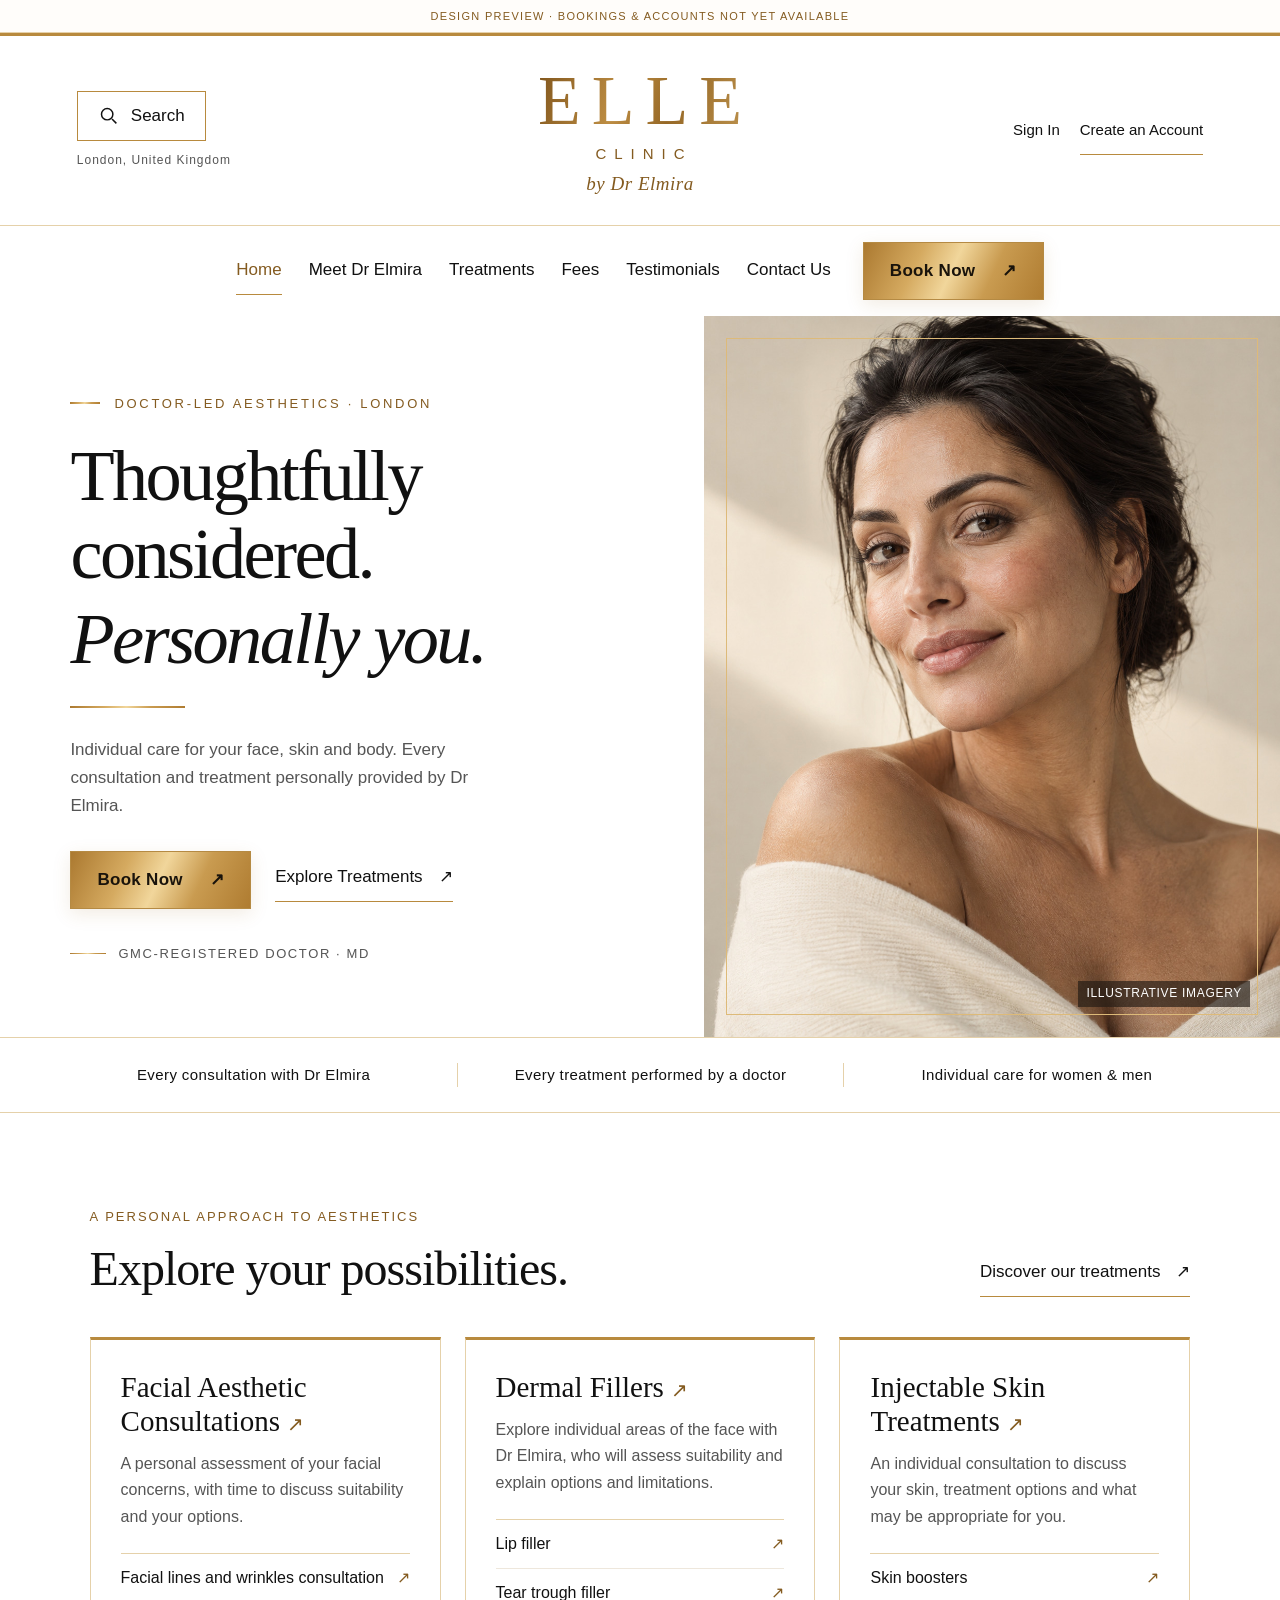
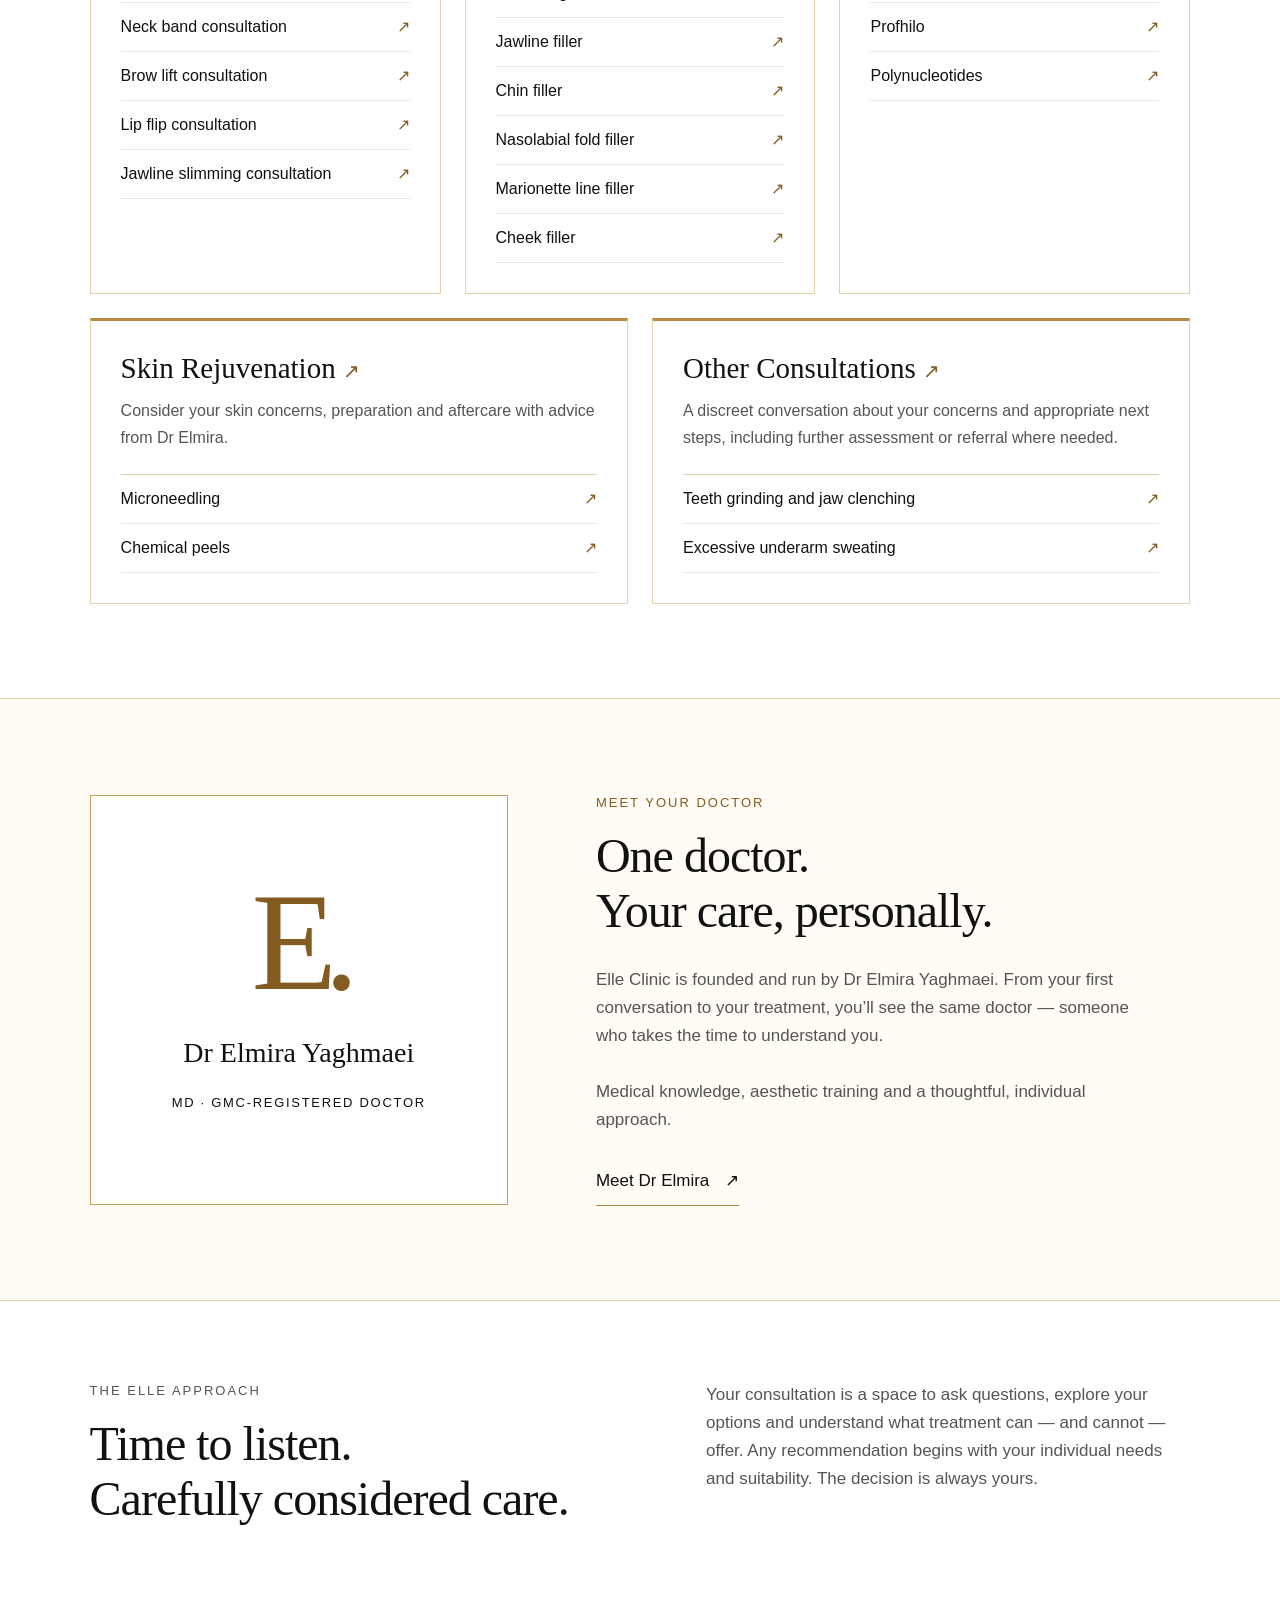
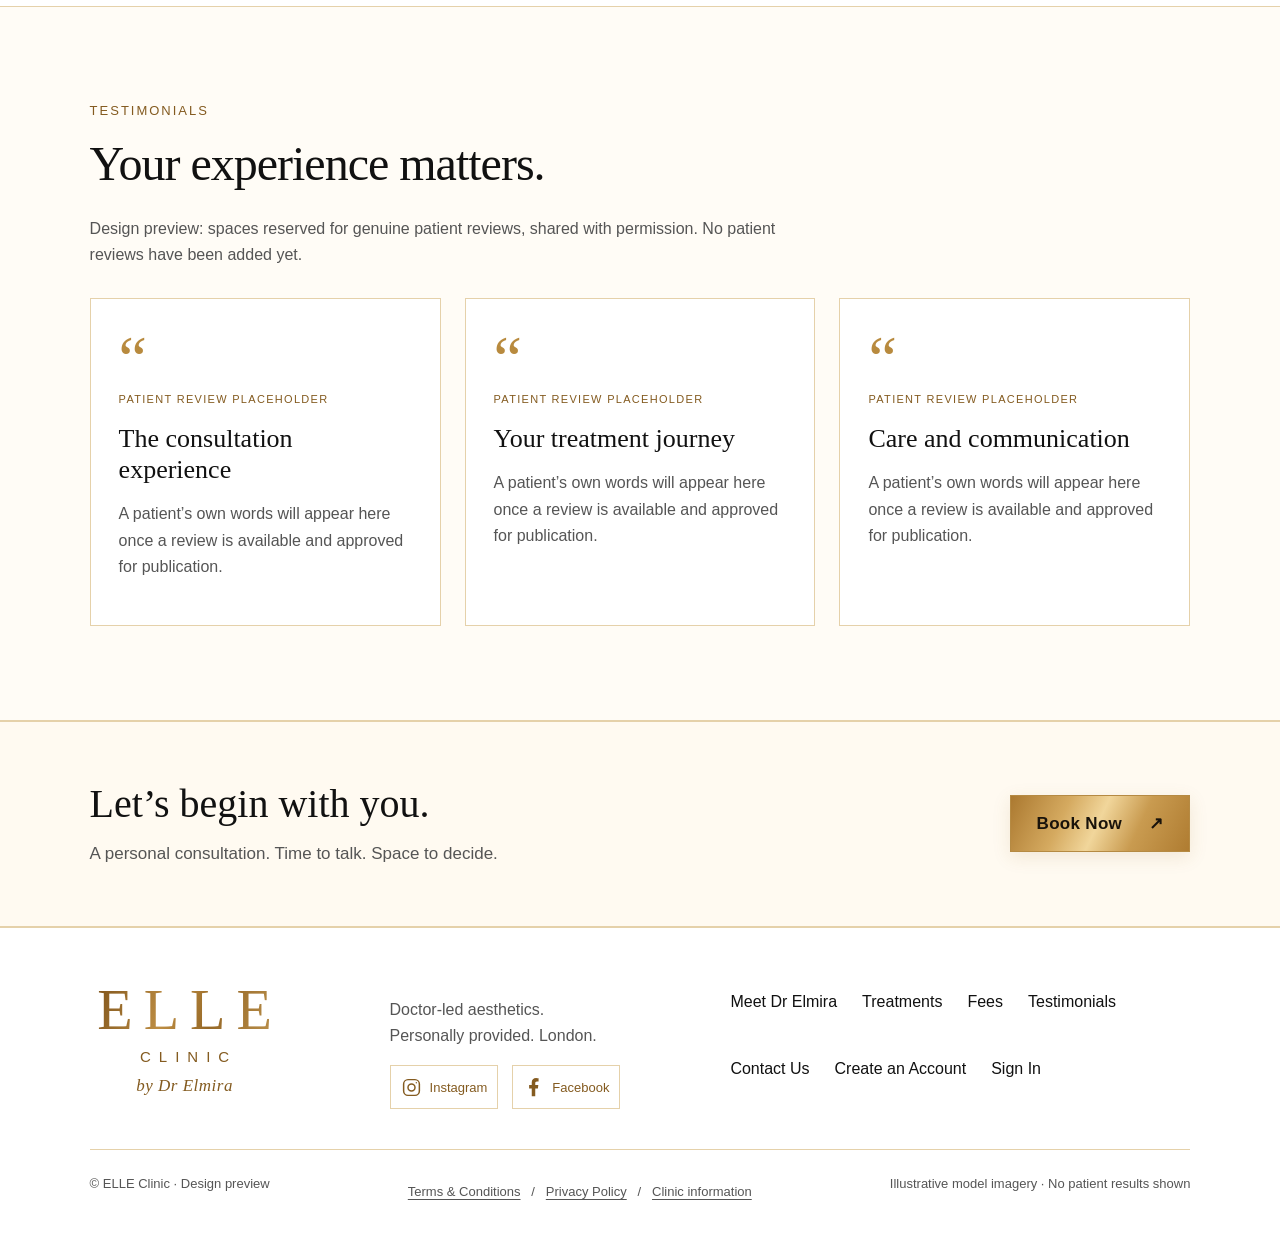
<file: index.html>
<!doctype html>
<html lang="en-GB"><head><meta charset="utf-8"><meta name="viewport" content="width=device-width,initial-scale=1"><meta name="robots" content="noindex,nofollow"><meta name="description" content="Elle Clinic by Dr Elmira — London aesthetics clinic design preview."><title>Elle Clinic | By Dr Elmira</title><link rel="icon" href="assets/favicon.svg" type="image/svg+xml"><link rel="stylesheet" href="styles.css"></head>
<body>
<a class="skip" href="#main">Skip to content</a><div class="topbar">DESIGN PREVIEW · BOOKINGS &amp; ACCOUNTS NOT YET AVAILABLE</div>
<header class="site-header">
  <div class="masthead">
    <div class="masthead-search"><button class="search-button" data-search aria-haspopup="dialog"><svg viewBox="0 0 24 24" fill="none" stroke="currentColor" stroke-width="1.7" aria-hidden="true"><circle cx="10.5" cy="10.5" r="6.5"/><path d="m16 16 5 5"/></svg>Search</button><span class="location-label">London, United Kingdom</span></div>
    <a href="#home" class="logo" aria-label="Elle Clinic by Dr Elmira — home"><b>ELLE</b><span>CLINIC</span><small>by Dr Elmira</small></a>
    <div class="account-links"><a href="#signin">Sign In</a><a class="account-create" href="#create-account">Create an Account</a></div>
  </div>
  <div class="navigation-row"><button class="menu-toggle" aria-controls="navigation" aria-expanded="false">Menu</button><nav class="nav" id="navigation" aria-label="Main navigation"><a href="#home" data-nav="home">Home</a><a href="#doctor" data-nav="doctor">Meet Dr Elmira</a><a href="#treatments" data-nav="treatments">Treatments</a><a href="#fees" data-nav="fees">Fees</a><a href="#testimonials" data-nav="testimonials">Testimonials</a><a href="#contact" data-nav="contact">Contact Us</a></nav><button class="btn" data-book aria-haspopup="dialog">Book Now <span aria-hidden="true">↗</span></button></div>
</header>
<main id="main" tabindex="-1"></main>
<footer class="footer"><div class="footer-main"><a href="#home" class="logo" aria-label="Elle Clinic by Dr Elmira — home"><b>ELLE</b><span>CLINIC</span><small>by Dr Elmira</small></a><div><p>Doctor-led aesthetics.<br>Personally provided. London.</p><div class="social-links" aria-label="Social profiles — links pending"><button type="button" data-social="Instagram" aria-label="Instagram — profile link pending" title="Instagram profile link pending"><svg viewBox="0 0 24 24" fill="none" stroke="currentColor" stroke-width="1.7" aria-hidden="true"><rect x="3" y="3" width="18" height="18" rx="5"/><circle cx="12" cy="12" r="4"/><circle cx="17.5" cy="6.5" r=".8" fill="currentColor" stroke="none"/></svg><span>Instagram</span></button><button type="button" data-social="Facebook" aria-label="Facebook — profile link pending" title="Facebook profile link pending"><svg viewBox="0 0 24 24" fill="currentColor" aria-hidden="true"><path d="M14 22v-9h3l.5-4H14V7c0-1.2.4-2 2-2h1.8V1.4A22 22 0 0 0 15 1c-3 0-5 1.8-5 5v3H7v4h3v9z"/></svg><span>Facebook</span></button></div></div><div class="footer-links"><a href="#doctor">Meet Dr Elmira</a><a href="#treatments">Treatments</a><a href="#fees">Fees</a><a href="#testimonials">Testimonials</a><a href="#contact">Contact Us</a><a href="#create-account">Create an Account</a><a href="#signin">Sign In</a></div></div><div class="footer-bottom"><span>© ELLE Clinic · Design preview</span><span><a href="#terms">Terms &amp; Conditions</a> &nbsp; / &nbsp; <a href="#privacy">Privacy Policy</a> &nbsp; / &nbsp; <a href="#information">Clinic information</a></span><span>Illustrative model imagery · No patient results shown</span></div></footer>
<dialog id="booking" aria-labelledby="booking-title"><button class="close" data-close aria-label="Close booking preview">×</button><p class="eyebrow">Elle Clinic · By Dr Elmira</p><h2 id="booking-title">Your consultation starts here.</h2><p>This is a design preview. Appointments cannot be booked yet.</p><p>Online booking will be connected once the clinic details and booking service are ready.</p><button class="btn" data-close>Continue exploring <span aria-hidden="true">→</span></button></dialog>
<dialog id="site-search" class="search-dialog" aria-labelledby="search-title"><button class="close" data-close aria-label="Close search">×</button><p class="eyebrow">Explore ELLE Clinic</p><h2 id="search-title">What can we help you find?</h2><form id="search-form" role="search"><label for="search-input">Search treatments and information</label><div class="search-field"><input id="search-input" type="search" placeholder="Try Profhilo, lip filler or opening hours" autocomplete="off" maxlength="120"><button class="btn" type="submit">Search</button></div></form><p id="search-count" role="status" aria-live="polite"></p><div id="search-results"></div></dialog>
<dialog id="social-preview" aria-labelledby="social-title"><button class="close" data-close aria-label="Close social profile preview">×</button><h2 id="social-title">Social profile</h2><p>The profile link has not been added yet.</p><button class="btn" data-close>Back to the website</button></dialog>
<noscript><p style="padding:40px">Please enable JavaScript to explore this local website preview.</p></noscript><script src="app.js"></script>
</body></html>
</file>
<file: styles.css>
:root{--cream:#f7f3ed;--paper:#fffcf8;--ink:#342922;--muted:#72655d;--rose:#a26860;--blush:#ebd7ce;--line:#d9cdc2;--serif:Georgia,'Times New Roman',serif}*{box-sizing:border-box}html{scroll-behavior:smooth}body{margin:0;background:var(--cream);color:var(--ink);font-family:Arial,Helvetica,sans-serif;font-size:16px;line-height:1.65}button,a{-webkit-tap-highlight-color:transparent}a{color:inherit;text-decoration:none}button,input{font:inherit}button{cursor:pointer}a:focus-visible,button:focus-visible,summary:focus-visible{outline:2px solid var(--rose);outline-offset:6px}button{color:inherit}.skip{position:fixed;top:-100px;left:20px;z-index:100;background:white;padding:12px}.skip:focus{top:10px}.topbar{padding:7px 20px;text-align:center;background:var(--ink);color:var(--cream);font-size:12px;letter-spacing:1.3px}.header{min-height:112px;padding:20px 5.5%;display:flex;align-items:center;justify-content:space-between;gap:30px;background:var(--cream);border-bottom:1px solid var(--line)}.logo{display:flex;flex-direction:column;align-items:center;width:155px;line-height:1}.logo b{font:42px/1 var(--serif);letter-spacing:8px;margin-right:-8px;font-weight:400}.logo span{font-size:11px;letter-spacing:5px;margin:8px 0 7px;padding-left:5px}.logo small{font:italic 12px var(--serif);letter-spacing:.5px}.nav{display:flex;align-items:center;gap:30px;font-size:14px}.nav>a{padding:8px 0;border-bottom:1px solid transparent}.nav>a:hover,.nav>a[aria-current=page]{border-color:var(--rose)}.btn{display:inline-flex;align-items:center;justify-content:center;gap:25px;border:1px solid var(--ink);padding:14px 23px;background:var(--ink);color:var(--paper);font-size:14px;line-height:1.5;transition:background .2s,transform .2s}.btn:hover{background:#594237;transform:translateY(-1px)}.btn.light{background:transparent;color:var(--ink);border-color:var(--line)}.btn.light:hover{background:var(--blush)}.btn.rose{background:var(--rose);border-color:var(--rose)}.menu-toggle{display:none;border:1px solid var(--line);background:transparent;padding:9px 16px}.eyebrow{text-transform:uppercase;font-size:12px;letter-spacing:2.7px;line-height:1.5;color:var(--muted);margin:0 0 25px}.hero{display:grid;grid-template-columns:1fr 48%;min-height:665px}.hero-copy{padding:84px 9% 62px 11.5%;display:flex;flex-direction:column;align-items:flex-start;justify-content:center}.hero h1{font:clamp(50px,5.2vw,83px)/1.08 var(--serif);font-weight:400;letter-spacing:-2.3px;margin:0 0 28px;max-width:650px}.hero h1 em{color:var(--rose);font-weight:400}.hero-copy>p:not(.eyebrow){max-width:410px;color:var(--muted);margin:0 0 31px}.hero-media{position:relative;min-width:0;overflow:hidden;background:#e4d6c9}.hero-media>img{width:100%;height:100%;position:absolute;inset:0;object-fit:cover;object-position:center 35%}.image-note{position:absolute;bottom:18px;right:22px;color:#fff;font-size:11px;letter-spacing:.7px;text-shadow:0 1px 5px #332820}.hero-note{display:flex;gap:12px;align-items:center;margin-top:38px;color:var(--muted);font-size:12px;letter-spacing:1px}.hero-note:before{content:'';height:1px;width:29px;background:var(--rose)}.trust{border-top:1px solid var(--line);border-bottom:1px solid var(--line);display:grid;grid-template-columns:repeat(3,1fr);padding:23px 5.5%;text-align:center;gap:20px;font-size:13px;letter-spacing:.4px}.trust span+span{border-left:1px solid var(--line)}.section{padding:94px 7%}.section-heading{display:flex;justify-content:space-between;align-items:flex-end;gap:25px;margin-bottom:40px}.section h2,.section-heading h1{font:48px/1.15 var(--serif);font-weight:400;letter-spacing:-1px;margin:0}.section .eyebrow{margin-bottom:15px}.text-link{border-bottom:1px solid var(--rose);padding-bottom:5px;font-size:14px;display:inline-flex;gap:24px;align-items:center}.cards{display:grid;grid-template-columns:repeat(3,1fr);gap:26px}.treatment-card .photo{height:330px;overflow:hidden;background:var(--blush);position:relative}.treatment-card img{width:100%;height:100%;object-fit:cover;transition:transform .6s}.treatment-card:hover img{transform:scale(1.035)}.treatment-card:nth-child(1) img{object-position:center 36%}.treatment-card:nth-child(2) img{object-position:center 42%}.treatment-card h3{font:34px var(--serif);margin:17px 0 7px;display:flex;justify-content:space-between}.treatment-card h3 span{font:23px Arial}.treatment-card p{font-size:14px;line-height:1.7;color:var(--muted);margin:0;max-width:330px}.doctor-section{background:#eaddd3;display:grid;grid-template-columns:38% 1fr;gap:8%;align-items:center}.doctor-identity{border:1px solid #bba99d;min-height:410px;display:flex;flex-direction:column;align-items:center;justify-content:center;text-align:center;padding:35px;position:relative}.doctor-identity .monogram{font:140px/1 var(--serif);letter-spacing:-13px;color:#805c51}.doctor-identity .doctor-name{font:28px var(--serif);margin:25px 0 10px}.doctor-identity p{font-size:12px;letter-spacing:1.7px;text-transform:uppercase}.doctor-section h2{max-width:520px}.doctor-section .bodycopy{color:#64574e;margin:28px 0;max-width:540px}.qualifications{list-style:none;margin:30px 0;padding:0;border-top:1px solid #c7b6a8}.qualifications li{padding:12px 0;border-bottom:1px solid #c7b6a8;font-size:14px}.qualifications small{display:block;color:var(--muted)}.approach{display:grid;grid-template-columns:1fr 1fr;gap:12%;padding-top:80px;padding-bottom:80px}.approach p{color:var(--muted);margin:0}.cta{background:var(--ink);color:var(--cream);display:flex;align-items:center;justify-content:space-between;gap:30px;padding:58px 7%}.cta h2{font:40px/1.2 var(--serif);margin:0 0 12px}.cta p{margin:0;color:#d2c5bb;font-size:15px}.cta .btn{background:var(--cream);color:var(--ink);flex-shrink:0}.footer{padding:53px 7% 24px}.footer-main{display:flex;justify-content:space-between;gap:30px;align-items:center;padding-bottom:40px}.footer p{font-size:13px;color:var(--muted)}.footer-links{display:flex;gap:25px;font-size:14px;flex-wrap:wrap}.footer-bottom{border-top:1px solid var(--line);padding-top:23px;display:flex;justify-content:space-between;gap:20px;flex-wrap:wrap;font-size:12px;color:var(--muted)}.footer-bottom a{text-decoration:underline;text-underline-offset:3px}.page-intro{padding:74px 7% 48px;max-width:950px}.page-intro h1{font:64px/1.1 var(--serif);font-weight:400;letter-spacing:-1.7px;margin:0 0 22px}.page-intro p:last-child{color:var(--muted);max-width:650px}.category-nav{display:flex;gap:12px;flex-wrap:wrap;margin-top:33px}.category-nav a{border:1px solid var(--line);padding:9px 27px;font-size:14px}.category-nav a[aria-current=page]{background:var(--ink);color:var(--cream);border-color:var(--ink)}.category-content{display:grid;grid-template-columns:35% 1fr;gap:8%;padding-top:10px}.category-photo{position:relative;align-self:start}.category-photo img{width:100%;height:530px;object-fit:cover}.category-photo p{font-size:11px;color:var(--muted);margin:8px 0}.treatment-list{border-top:1px solid var(--line)}details{border-bottom:1px solid var(--line)}summary{cursor:pointer;list-style:none;padding:22px 40px 22px 0;font:25px/1.25 var(--serif);position:relative}summary::-webkit-details-marker{display:none}summary:after{content:'+';position:absolute;right:7px;top:21px;font:24px Arial;font-weight:300}details[open] summary:after{content:'−'}details p{font-size:15px;line-height:1.8;color:var(--muted);margin:0 0 22px;max-width:620px}.consultation-note{font-size:14px!important;max-width:680px;color:var(--muted);margin-top:30px}.fees-wrap{padding:0 7% 90px;max-width:1050px}.fee-group{margin:20px 0 45px}.fee-group h2{font:32px var(--serif);font-weight:400;margin:0 0 20px}.fee-row{display:flex;justify-content:space-between;gap:25px;border-top:1px solid var(--line);padding:16px 0;font-size:15px}.fee-row:last-child{border-bottom:1px solid var(--line)}.fee-row span:last-child{color:var(--muted);white-space:nowrap}.status-note{padding:18px 23px;background:#eaddd3;font-size:14px;max-width:750px;border-left:2px solid var(--rose)}.contact-layout{display:grid;grid-template-columns:1.2fr 1fr;gap:10%;padding-top:0}.contact-panel{border:1px solid var(--line);padding:38px}.contact-panel h2{font-size:34px}.contact-panel p{color:var(--muted)}.contact-panel .btn{margin-top:10px}.steps{list-style:none;margin:0;padding:0}.steps li{padding:20px 0;border-bottom:1px solid var(--line);display:flex;gap:20px}.steps b{font:28px var(--serif);color:var(--rose)}.steps h3{font:24px var(--serif);margin:0 0 8px}.steps p{color:var(--muted);font-size:15px;margin:0}.legal-content{max-width:850px;padding-top:0}.legal-content h2{font-size:30px;margin:35px 0 16px}.legal-content p{color:var(--muted)}dialog{border:1px solid var(--line);background:var(--paper);color:var(--ink);max-width:510px;width:calc(100% - 36px);padding:45px}dialog::backdrop{background:#241b16a8}dialog h2{font:36px/1.15 var(--serif);margin:10px 0 20px}dialog p{color:var(--muted)}dialog .close{position:absolute;right:15px;top:10px;border:0;background:none;font-size:26px;padding:0 6px}dialog .btn{margin-top:16px}.not-found{padding:100px 7%}main:focus{outline:none}.route{animation:appear .3s ease}@keyframes appear{from{opacity:.4;transform:translateY(5px)}to{opacity:1;transform:none}}@media(min-width:1600px){.hero-copy{padding-left:15%}.hero{min-height:780px}.section,.cta,.footer{padding-left:10%;padding-right:10%}}@media(max-width:1000px){.nav{gap:17px}.nav .btn{padding:12px 15px}.hero{min-height:570px;grid-template-columns:52% 48%}.hero-copy{padding:55px 9%}.hero h1{font-size:58px}.cards{gap:18px}.treatment-card .photo{height:290px}.section{padding:65px 6%}.section h2{font-size:41px}.doctor-section{gap:6%}.doctor-identity{min-height:380px}.category-content{gap:6%}.header{padding:20px 4%}}@media(max-width:760px){.header{min-height:92px;padding:16px 6%;position:relative;z-index:5;flex-wrap:wrap;gap:0}.logo{width:121px}.logo b{font-size:32px;letter-spacing:6px}.logo span{font-size:9px;letter-spacing:4px;margin:6px 0}.logo small{font-size:11px}.menu-toggle{display:block;font-size:14px}.nav{display:none;width:100%;align-items:stretch;flex-direction:column;padding:25px 0 8px;gap:12px}.nav.open{display:flex}.nav>a{padding:8px 0}.nav .btn{align-self:flex-start}.topbar{font-size:10px;letter-spacing:1px;padding:7px 10px}.hero{display:flex;flex-direction:column;min-height:0}.hero-copy{padding:52px 7% 42px}.hero h1{font-size:58px;line-height:1.04;letter-spacing:-1.8px;max-width:520px;margin-bottom:24px}.hero .eyebrow{margin-bottom:23px}.hero-copy>p:not(.eyebrow){max-width:410px;font-size:15px}.hero-note{margin-top:26px}.hero-media{height:440px}.hero-media>img{object-position:center 31%}.trust{padding:22px 6%;gap:12px;grid-template-columns:1fr;text-align:left;font-size:13px}.trust span+span{border-left:0}.trust span:before{content:'—';margin-right:14px;color:var(--rose)}.section{padding:55px 7%}.section-heading{align-items:flex-start;flex-direction:column;gap:22px;margin-bottom:29px}.section h2{font-size:39px}.cards{grid-template-columns:1fr;gap:37px}.treatment-card .photo{height:390px}.treatment-card h3{font-size:32px}.doctor-section{grid-template-columns:1fr;gap:37px}.doctor-identity{min-height:280px;max-width:100%}.doctor-identity .monogram{font-size:110px}.doctor-identity .doctor-name{margin:15px 0 5px}.approach{grid-template-columns:1fr;gap:25px}.cta{padding:43px 7%;align-items:flex-start;flex-direction:column}.cta h2{font-size:35px}.footer{padding:40px 7% 23px}.footer-main{align-items:flex-start;flex-direction:column;gap:30px}.footer-links{gap:20px}.page-intro{padding:50px 7% 28px}.page-intro h1{font-size:49px}.category-content{grid-template-columns:1fr;padding-top:10px;gap:28px}.category-photo img{height:360px;object-position:center 35%}.category-photo{max-width:100%}.fees-wrap{padding-bottom:55px}.fee-row{font-size:14px;gap:18px}.fee-row span:last-child{white-space:normal;text-align:right;min-width:95px}.contact-layout{grid-template-columns:1fr;gap:35px;padding-top:10px}.contact-panel{padding:26px}.legal-content{padding-top:0}summary{font-size:24px}.category-nav a{padding:8px 19px}.eyebrow{font-size:11px;letter-spacing:2px}}@media(prefers-reduced-motion:reduce){*{scroll-behavior:auto!important;animation:none!important;transition:none!important}}

/* Style 7: white, metallic gold and readable typography. */
:root{--cream:#fff;--paper:#fff;--ink:#111;--muted:#555;--rose:#B88A3E;--blush:#fffaf1;--line:#e5d1aa;--gold:#B88A3E;--deep-gold:#845B20;--metal:linear-gradient(115deg,#AB7930 0%,#D5AA60 30%,#F1D69B 49%,#C99B50 70%,#AF7C31 100%)}
html{scroll-behavior:auto}body{background:white}
.topbar{background:#fffdfa;color:var(--deep-gold);border-bottom:1px solid var(--line);font-size:11px}
.header{border-top:3px solid var(--gold);padding:27px 5.5%;gap:30px;min-height:180px}
.logo{width:220px;flex-shrink:0;color:var(--deep-gold)}
.logo b{font-size:70px;letter-spacing:11px;margin-right:-11px;background:linear-gradient(110deg,#80551c,#bd8d43 38%,#966826 62%,#c09651);background-clip:text;-webkit-background-clip:text;color:transparent}
.logo span{font-size:15px;letter-spacing:8px;padding-left:8px;margin:10px 0 12px}
.logo small{font-size:19px;color:var(--deep-gold)}
.nav{gap:23px;font-size:17px}.nav>a{min-height:44px;white-space:nowrap;padding:10px 0}.nav>a:hover,.nav>a[aria-current=page]{color:var(--deep-gold)}
.btn{background:var(--metal);color:#19130b;border-color:#b58a43;box-shadow:0 5px 17px #96672120;font-size:17px;min-height:55px;padding:15px 26px;gap:27px}
.btn:hover{background:var(--metal);box-shadow:0 7px 23px #96672138;transform:translateY(-1px)}.btn[data-book]{font-weight:600;letter-spacing:.3px;min-width:160px}
.btn.light{background:white;color:var(--ink)}.btn.light:hover{background:var(--blush)}.btn.rose{background:var(--metal);border-color:var(--gold)}
.mobile-book{display:none}
.hero{grid-template-columns:55% 45%;min-height:655px;max-width:1440px;margin:auto}
.hero-copy{padding:78px 9% 72px 10%}.hero h1{font-size:clamp(50px,5.65vw,81px);line-height:1.07;letter-spacing:-2.6px;margin-bottom:28px}.hero h1 em{color:var(--ink);display:block;margin-top:8px}
.hero-copy>p:not(.eyebrow){font-size:17px;max-width:430px}.hero .eyebrow{font-size:13px;letter-spacing:2.7px;display:flex;align-items:center;gap:14px}
.hero .eyebrow:before{content:'';width:30px;height:2px;background:var(--metal);flex-shrink:0}
.eyebrow{color:var(--deep-gold);font-size:13px;letter-spacing:2px}
.accent-line{width:115px;height:2px;background:var(--metal);margin-bottom:28px}
.hero-actions{display:flex;align-items:center;flex-wrap:wrap;gap:24px}.text-link{font-size:17px;min-height:44px;align-items:center;line-height:1.5;gap:16px}
.hero-note{font-size:13px;letter-spacing:1.6px;line-height:1.7;margin-top:34px}.hero-note:before{width:36px;background:var(--metal);flex-shrink:0}
.hero-media:after{content:'';position:absolute;inset:22px;border:1px solid #ddba79;pointer-events:none}.image-note{font-size:12px;background:#211a13a6;padding:3px 8px;bottom:30px;right:30px;text-shadow:none}
.trust{font-size:15px;line-height:1.6;padding:25px 5.5%}.trust span+span{padding-left:20px}
.section{max-width:1440px;margin:auto}.section .eyebrow{font-size:13px}.treatment-card p,.treatment-list p,.consultation-note,.steps p{font-size:16px!important}
.treatment-card .photo{border:1px solid #ddba79}.treatment-card h3 span{color:var(--deep-gold)}
.doctor-section{background:#fffcf6;border-top:1px solid var(--line);border-bottom:1px solid var(--line)}.doctor-identity{background:white;border-color:#c9a05a}.doctor-identity .monogram{color:var(--deep-gold)}.doctor-identity p{font-size:13px}.doctor-section .bodycopy{font-size:17px;color:var(--muted)}.qualifications,.qualifications li{border-color:var(--line)}.qualifications li{font-size:16px}.qualifications small{font-size:14px}
.approach p{font-size:17px}.cta{background:#fffaf1;color:var(--ink);border-top:1px solid var(--line);border-bottom:1px solid var(--line)}.cta p{color:var(--muted);font-size:17px}.cta .btn{background:var(--metal);color:#19130b}
.page-intro{max-width:1100px}.page-intro p:last-child{font-size:18px;max-width:730px}.category-nav a{font-size:17px;min-height:44px}.category-nav a[aria-current=page]{background:var(--metal);color:var(--ink);border-color:var(--gold)}.category-photo img{border:1px solid #ddba79}.category-photo p{font-size:13px}
.fee-row{font-size:17px}.status-note{background:#fffaf1;font-size:16px}.contact-panel{background:#fffcf6}.contact-panel p{font-size:17px}.legal-content p{font-size:17px;line-height:1.8}
.footer{border-top:1px solid var(--line)}.footer-main{gap:40px}.footer p{font-size:16px}.footer-links{font-size:16px}.footer-links a,.footer-bottom a{padding:8px 0;display:inline-block}.footer-bottom{font-size:13px}.footer .logo{width:190px}.footer .logo b{font-size:58px}.footer .logo small{font-size:17px}
dialog{padding:40px;max-height:85vh}dialog p{font-size:16px}.close{min-height:44px;min-width:44px}
@media(min-width:1600px){.hero-copy{padding-left:10%}.hero{min-height:730px}}
@media(max-width:1100px){.header{display:grid;grid-template-columns:1fr auto;gap:12px 24px;min-height:0;padding:24px 6%}.header>.logo{grid-column:1;grid-row:1/3;justify-self:start}.header>.mobile-book{display:inline-flex;grid-column:2;grid-row:1;justify-self:end;font-size:16px;padding:12px 18px;min-width:135px;min-height:50px}.menu-toggle{display:block;grid-column:2;grid-row:2;justify-self:end;font-size:16px;min-height:44px;border-color:var(--gold);padding:8px 18px}.nav{display:none;grid-column:1/-1;width:100%;flex-direction:column;align-items:stretch;padding:18px 0 0;gap:8px;font-size:17px}.nav.open{display:flex}.nav .btn{align-self:flex-start;margin-top:8px}.hero-copy{padding:55px 8%}.hero h1{font-size:clamp(45px,5.8vw,64px)}.hero .eyebrow{font-size:12px;letter-spacing:1.5px}.hero-note{font-size:12px;letter-spacing:1px}.hero-actions{gap:18px}.trust{font-size:14px}.footer-main{flex-wrap:wrap}}
@media(max-width:760px){.header{padding:22px 6%;gap:8px 15px}.header .logo{width:145px}.header .logo b{font-size:53px;letter-spacing:8px;margin-right:-8px}.header .logo span{font-size:12px;letter-spacing:6px;padding-left:6px;margin:9px 0}.header .logo small{font-size:17px}.header>.mobile-book{min-width:124px;gap:16px;font-size:16px;padding:12px 14px}.hero{display:flex;min-height:0}.hero-copy{padding:44px 7% 45px}.hero h1{font-size:clamp(40px,10.8vw,67px);letter-spacing:-1.8px}.hero-copy>p:not(.eyebrow){font-size:16px}.hero-media{height:auto;aspect-ratio:4/5}.hero-media:after{inset:18px}.hero-note{font-size:12px}.hero .eyebrow{font-size:12px;letter-spacing:1px}.trust{padding:26px 7%;font-size:15px}.trust span+span{padding-left:0}.section .eyebrow{font-size:12px;letter-spacing:1.5px}.section-heading .text-link{font-size:17px}.page-intro p:last-child{font-size:17px}.fee-row{font-size:16px}.contact-panel{padding:26px}.category-photo p{font-size:13px}.footer-main{flex-direction:column;align-items:flex-start}.footer-bottom{font-size:13px}.cta{padding:43px 7%}.cta p{font-size:16px}}
@media(forced-colors:active){.logo b{background:none;color:LinkText}.btn{background:ButtonFace;color:ButtonText}}

/* Centred brand, accessible navigation and expanded clinic pages. */
:root{--sans:Arial,Helvetica,sans-serif}
.page-intro h1{overflow-wrap:break-word}
@media(max-width:760px){.page-intro h1{font-size:clamp(34px,9vw,49px)}}
.site-header{border-top:3px solid var(--gold);background:white}
.masthead{max-width:1440px;margin:auto;display:grid;grid-template-columns:minmax(0,1fr) auto minmax(0,1fr);align-items:center;gap:28px;padding:30px 6%}
.masthead>.logo{grid-column:2;justify-self:center}.masthead-search{grid-column:1;grid-row:1;justify-self:start}.location-label{display:block;font-size:12px;letter-spacing:1px;color:var(--muted);margin-top:10px}
.search-button{min-height:48px;display:inline-flex;align-items:center;gap:12px;padding:10px 20px;background:white;color:var(--ink);border:1px solid var(--gold);font-size:17px}.search-button:hover{background:var(--blush)}.search-button svg{width:21px;height:21px}
.account-links{grid-column:3;grid-row:1;justify-self:end;display:flex;align-items:center;gap:20px;font-size:15px;flex-wrap:wrap;justify-content:flex-end}.account-links a{padding:11px 0;min-height:44px}.account-links .account-create{border-bottom:1px solid var(--gold)}
.navigation-row{border-top:1px solid var(--line);max-width:1440px;margin:auto;padding:16px 6%;display:flex;align-items:center;justify-content:center;gap:32px}.navigation-row .nav{display:flex;flex-direction:row;align-items:center;justify-content:center;gap:27px;width:auto;padding:0;font-size:17px}.navigation-row .menu-toggle{display:none}.navigation-row>.btn{flex-shrink:0}.nav a[aria-current=page]{color:var(--deep-gold)}
.category-grid{display:grid;grid-template-columns:repeat(6,minmax(0,1fr));gap:24px}.category-card{grid-column:span 2;padding:30px;border:1px solid var(--line);border-top:3px solid var(--gold);background:white;display:flex;flex-direction:column}.category-card:nth-child(n+4){grid-column:span 3}.category-card h3{font:400 29px/1.18 var(--serif);margin:0 0 13px;overflow-wrap:break-word}.category-card h3 a{display:block}.category-card h3 span{font:20px var(--sans);color:var(--deep-gold)}.category-card p{font-size:16px;color:var(--muted);margin:0 0 23px}.category-card ul{list-style:none;padding:0;margin:0;border-top:1px solid var(--line)}.category-card li{border-bottom:1px solid #eee7dc}.category-card li a{display:flex;align-items:center;justify-content:space-between;gap:10px;font-size:16px;line-height:1.5;padding:12px 0;min-height:44px}.category-card li a:hover{color:var(--deep-gold)}.category-card li span{color:var(--deep-gold);flex-shrink:0}
.category-page{padding-top:15px}.category-page .category-nav{margin:0 0 36px;gap:10px}.category-page .category-nav a{font-size:15px;padding:10px 15px}.category-body{display:grid;grid-template-columns:minmax(0,1fr) minmax(0,1.8fr);gap:7%;align-items:start}.consultation-aside{padding:30px;border:1px solid var(--line);background:#fffcf6}.consultation-aside h2{font-size:35px}.consultation-aside p:not(.eyebrow){font-size:16px;color:var(--muted)}.treatment-list .btn{margin-bottom:25px;font-size:16px}.treatment-list details{scroll-margin-top:20px}.treatment-list summary:focus-visible{outline:2px solid var(--deep-gold);outline-offset:4px}
.testimonials-section{background:#fffcf6;border-top:1px solid var(--line);border-bottom:1px solid var(--line)}.review-disclosure{color:var(--muted);max-width:700px;font-size:16px;margin:-15px 0 30px}.review-grid{display:grid;grid-template-columns:repeat(3,minmax(0,1fr));gap:24px}.review-placeholder{border:1px solid var(--line);padding:28px;background:white}.review-mark{font:64px/1 var(--serif);color:var(--gold);display:block}.review-placeholder .eyebrow{font-size:11px;letter-spacing:1.3px}.review-placeholder h3{font:400 26px/1.2 var(--serif);margin:0 0 16px}.review-placeholder p:last-child{font-size:16px;color:var(--muted)}
.contact-details{padding-top:5px;display:grid;grid-template-columns:minmax(0,1.2fr) minmax(0,1fr);gap:50px;align-items:start}.contact-detail-grid{display:grid;grid-template-columns:1fr 1fr;gap:28px}.contact-detail{padding-top:20px;border-top:1px solid var(--gold)}.contact-detail h2{font-size:28px;margin:0 0 15px}.contact-detail p{margin:0;color:var(--muted);font-size:17px}.blank-detail{min-height:44px;border-bottom:1px solid #eee;margin-top:10px}.contact-detail:last-child{grid-column:1/-1}.hours{margin:0;font-size:17px}.hours div{display:flex;justify-content:space-between;gap:25px;margin:10px 0}.hours dd{margin:0;text-align:right}.map-placeholder{border:1px solid var(--line);background:#fffcf6;min-height:350px;text-align:center;display:flex;flex-direction:column;align-items:center;justify-content:center;padding:35px}.map-placeholder svg{width:50px;height:50px;color:var(--deep-gold);margin-bottom:22px}.map-placeholder h2{font-size:30px}.map-placeholder p{font-size:17px;color:var(--muted)}.map-placeholder span{font-size:14px;color:var(--deep-gold)}
.social-links{display:flex;gap:14px;flex-wrap:wrap}.social-links button{display:flex;align-items:center;gap:8px;background:white;border:1px solid var(--line);min-height:44px;padding:10px;color:var(--deep-gold);font-size:13px}.social-links button:hover{background:var(--blush)}.social-links svg{width:21px;height:21px}.footer-links{max-width:460px}.footer-main{align-items:flex-start}
.account-layout{padding-top:10px;display:grid;grid-template-columns:minmax(0,1fr) minmax(0,1.2fr);gap:9%;align-items:start}.account-layout>div>p:not(.eyebrow){font-size:17px;color:var(--muted);max-width:420px}.account-panel{border:1px solid var(--line);padding:32px}.account-tabs{display:flex;gap:25px;flex-wrap:wrap}.account-tabs a{font-size:17px;padding:0 0 12px}.account-tabs a[aria-current=page]{border-bottom:2px solid var(--gold);color:var(--deep-gold)}.account-panel fieldset{border:0;margin:0;padding:0;min-width:0}.account-panel legend{position:absolute;width:1px;height:1px;overflow:hidden;clip-path:inset(50%)}.account-panel label{display:block;margin:17px 0;font-size:16px}.account-panel input{width:100%;min-height:48px;margin-top:8px;border:1px solid #d9d4ca;background:#fafafa;padding:10px}.account-panel input:disabled{cursor:not-allowed}.account-panel .account-consent{display:flex;gap:12px;align-items:flex-start;font-size:14px;line-height:1.6}.account-consent input{width:18px;min-height:18px;margin-top:3px;flex-shrink:0}.account-panel .btn{width:100%;margin-top:12px}.account-panel .btn:disabled{cursor:not-allowed;opacity:.65;box-shadow:none;transform:none}.account-policy{font-size:14px;color:var(--muted);margin:24px 0 0}.account-policy a{text-decoration:underline;text-underline-offset:3px}
.search-dialog{max-width:720px;width:calc(100% - 36px);max-height:88vh;padding:40px;overflow:auto}.search-dialog h2{font-size:36px}.search-dialog label{display:block;font-size:16px;margin-bottom:12px}.search-field{display:flex;gap:10px}.search-field input{min-width:0;flex:1;padding:13px;border:1px solid var(--gold);font:16px var(--sans);background:white}.search-field .btn{font-size:16px;min-width:95px;padding:13px 18px}.search-dialog input:focus-visible{outline:2px solid var(--deep-gold);outline-offset:3px}#search-count{font-size:15px;margin:22px 0 13px}.search-result-list{list-style:none;margin:0;padding:0}.search-result-list li{border-top:1px solid var(--line)}.search-result-list a{display:grid;grid-template-columns:1fr auto;padding:15px 5px;gap:4px 14px}.search-result-list a:hover{background:#fffcf6}.search-result-list a>span:first-child{font-size:18px}.search-result-list small{grid-column:1;grid-row:2;font-size:13px;color:var(--muted)}.search-result-list a>span:last-child{grid-column:2;grid-row:1/3;align-self:center;color:var(--deep-gold)}
@media(max-width:1200px){.navigation-row{gap:20px;padding-left:4%;padding-right:4%}.navigation-row .nav{gap:18px;font-size:16px}.category-card{padding:25px}.account-links{gap:10px;font-size:14px}}
@media(max-width:1000px){.masthead{padding:28px 5%;gap:20px}.masthead .logo{width:200px}.masthead .logo b{font-size:62px}.account-links{flex-direction:column;gap:0;align-items:flex-end}.navigation-row{display:grid;grid-template-columns:1fr auto;gap:12px;padding:14px 5%}.navigation-row .menu-toggle{display:block;grid-column:1;grid-row:1;justify-self:start;font-size:17px}.navigation-row>.btn{grid-column:2;grid-row:1}.navigation-row .nav{display:none;grid-column:1/-1;grid-row:2;align-items:stretch;width:100%;flex-direction:column;gap:4px;padding-top:14px;font-size:17px}.navigation-row .nav.open{display:flex}.category-grid{grid-template-columns:repeat(2,minmax(0,1fr))}.category-card,.category-card:nth-child(n+4){grid-column:span 1}.category-card:last-child{grid-column:1/-1}.review-grid{gap:16px}.review-placeholder{padding:22px}.contact-details{gap:30px}.contact-detail-grid{grid-template-columns:1fr}.contact-detail:last-child{grid-column:auto}}
@media(max-width:760px){.masthead{grid-template-columns:1fr 1fr;padding:24px 7% 20px;gap:22px 15px}.masthead>.logo{grid-column:1/-1;grid-row:1;width:220px}.masthead .logo b{font-size:66px}.masthead .logo span{font-size:14px}.masthead .logo small{font-size:19px}.masthead-search{grid-column:1;grid-row:2}.location-label{display:none}.search-button{font-size:16px;gap:9px;padding:9px 15px}.account-links{grid-column:2;grid-row:2;font-size:14px;align-items:flex-end}.account-links a{min-height:44px;padding:9px 0}.navigation-row{padding:14px 7%}.navigation-row .btn{font-size:17px;min-width:155px}.category-grid{grid-template-columns:1fr;gap:20px}.category-card,.category-card:nth-child(n+4){grid-column:1}.category-card h3{font-size:30px}.category-page .category-nav{gap:8px}.category-page .category-nav a{font-size:14px;padding:10px 12px}.category-body{grid-template-columns:1fr;gap:30px}.consultation-aside{padding:25px}.review-grid{grid-template-columns:1fr}.review-placeholder h3{font-size:28px}.review-disclosure{margin-top:0}.contact-details{grid-template-columns:1fr;gap:35px}.contact-detail-grid{grid-template-columns:1fr}.contact-detail h2{font-size:28px}.hours{font-size:16px}.hours div{gap:15px}.map-placeholder{min-height:280px;padding:28px}.account-layout{grid-template-columns:1fr;gap:32px}.account-panel{padding:24px}.search-dialog{padding:32px 22px}.search-dialog h2{font-size:29px}.search-field{flex-direction:column}.search-field input{min-height:50px;width:100%}.search-field .btn{align-self:flex-start}.footer-links{gap:15px 22px}.footer .logo b{font-size:58px}.social-links{gap:10px}}
</file>
